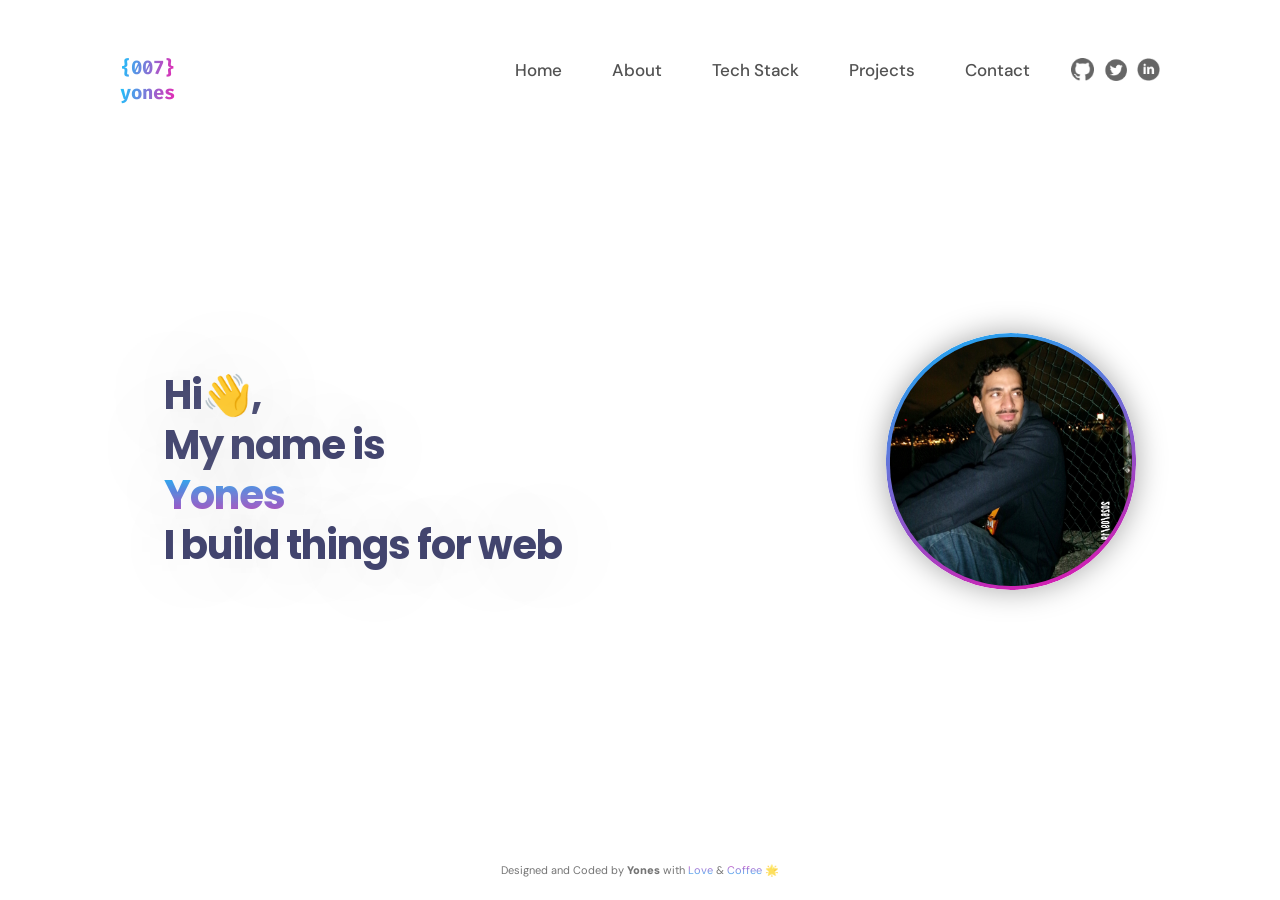
<file: index.html>
<!doctype html>
<html lang="en">
  <head>
    <meta charset="UTF-8" />
    <meta name="viewport" content="width=device-width, initial-scale=1.0" />
    <link rel="stylesheet" href="./css/base.css" />
    <title>Home</title>
    <link rel="icon" type="image/x-icon" href="././assets/logo-icon.ico" />
  </head>
  <body>
    <header class="navbar">
      <nav class="menu-top">
        <ul class="logo">
          <li>
            <a class="logo-top" href="./index.html">{007}</a>
          </li>
          <li>
            <a class="logo-btm" href="./index.html">yones</a>
          </li>
        </ul>

        <input
          type="image"
          src="./assets/hamburger.svg"
          class="hamburger"
          alt="menu-icon"
        />
      </nav>

      <nav class="menu-mid">
        <a href="./index.html" class="links">Home </a>
        <a href="./pages/about.html" class="links">About</a>

        <a href="./pages/techstack.html" class="links">Tech Stack</a>

        <a href="./pages/projects.html" class="links">Projects</a>

        <a href="./pages/contact.html" class="links">Contact</a>
      </nav>

      <nav class="menu-btm">
        <a
          href="https://github.com/yoneshussain"
          target="_blank"
          class="socialicons"
          ><img
            src="./assets/githubicon.png"
            style="height: 23px"
            alt="GitHub Profile"
            class="socials"
        /></a>

        <a href="https://x.com/login" target="_blank" class="socialicons"
          ><img
            src="./assets/twittericon.png"
            style="height: 23px"
            alt="Twitter Profile"
            class="socials"
        /></a>

        <a
          href="https://linkedin.com/in/yones-hussain-b9a265192"
          target="_blank"
          class="socialicons"
          ><img
            src="./assets/linkedinicon.png"
            style="height: 23px"
            alt="LinkedIn Profile"
            class="socials"
        /></a>
      </nav>
    </header>

    <main class="home-info">
      <ul class="home-text">
        <li class="main-text">Hi👋,</li>
        <li class="main-text">My name is</li>
        <li class="main-text text-name">Yones</li>
        <li class="main-text">I build things for web</li>
      </ul>

      <img
        src="./assets/yones-portrait.jpeg"
        class="portrait"
        alt="portrait of yones"
      />
    </main>

    <footer class="footer">
      <p>
        Designed and Coded by <span class="footer-name">Yones</span> with
        <span class="footer-grad">Love</span> &
        <span class="footer-grad"> Coffee</span> 🌟
      </p>
    </footer>
  </body>
</html>
</file>
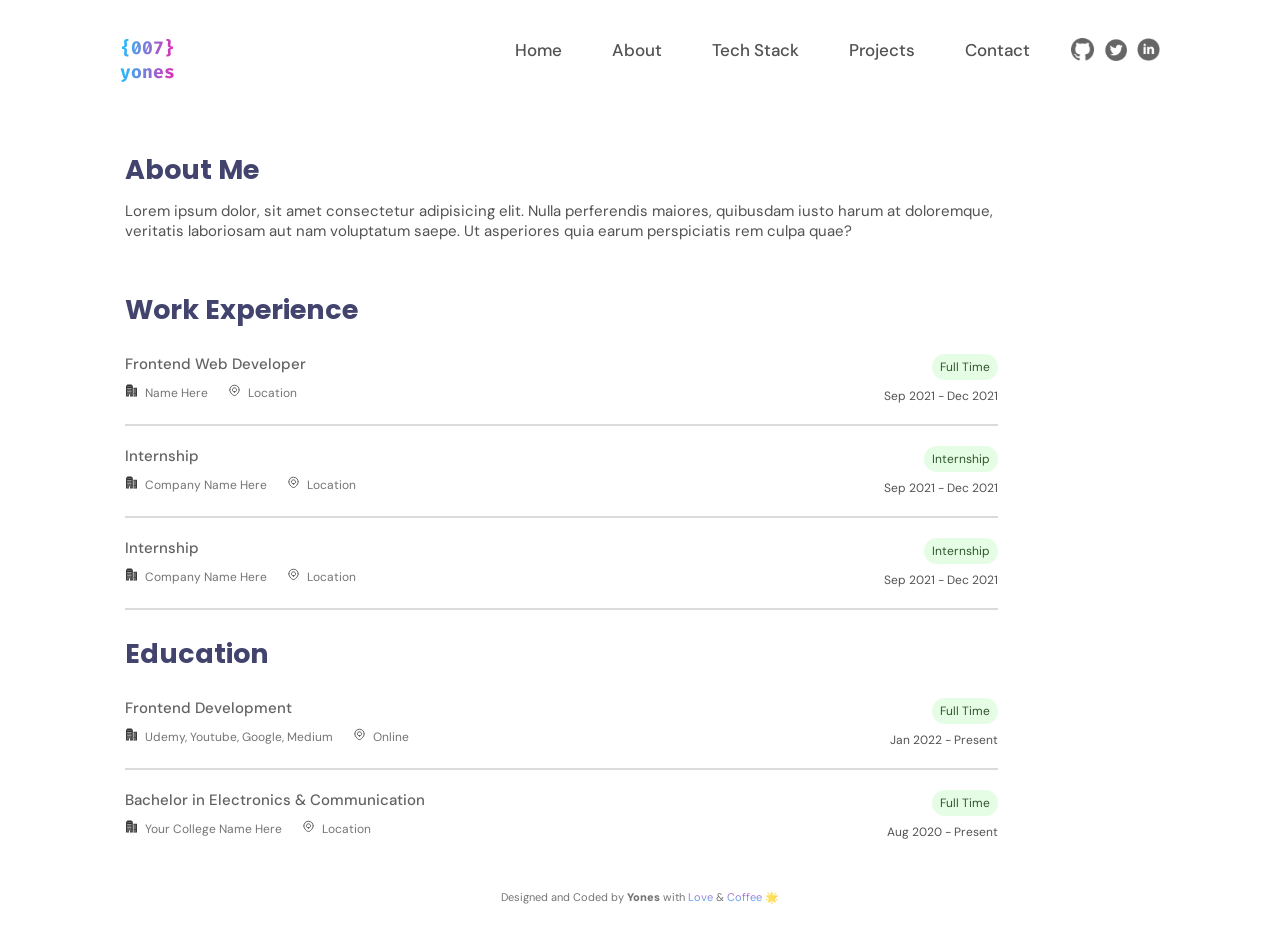
<file: pages/about.html>
<!doctype html>
<html lang="en">
  <head>
    <meta charset="UTF-8" />
    <meta name="viewport" content="width=device-width, initial-scale=1.0" />
    <link rel="stylesheet" href="./../css/base.css" />
    <link rel="stylesheet" href="./../css/about.css" />
    <title>About</title>
    <link rel="icon" type="image/x-icon" href="./../assets/logo-icon.ico" />
  </head>
  <body>
    <header class="navbar">
      <nav class="menu-top">
        <ul class="logo">
          <li>
            <a class="logo-top" href="./../index.html">{007}</a>
          </li>
          <li>
            <a class="logo-btm" href="./../index.html">yones</a>
          </li>
        </ul>

        <input
          type="image"
          src="./../assets/hamburger.svg"
          class="hamburger"
          alt="menu-icon"
        />
      </nav>

      <nav class="menu-mid">
        <a href="./../index.html" class="links">Home </a>
        <a href="./../pages/about.html" class="links">About</a>

        <a href="./../pages/techstack.html" class="links">Tech Stack</a>

        <a href="./../pages/projects.html" class="links">Projects</a>

        <a href="./../pages/contact.html" class="links">Contact</a>
      </nav>

      <nav class="menu-btm">
        <a
          href="https://github.com/yoneshussain"
          target="_blank"
          class="socialicons"
          ><img
            src="./../assets/githubicon.png"
            style="height: 23px"
            alt="GitHub Profile"
            class="socials"
        /></a>

        <a href="https://x.com/login" target="_blank" class="socialicons"
          ><img
            src="./../assets/twittericon.png"
            style="height: 23px"
            alt="Twitter Profile"
            class="socials"
        /></a>

        <a
          href="https://linkedin.com/in/yones-hussain-b9a265192"
          target="_blank"
          class="socialicons"
          ><img
            src="./../assets/linkedinicon.png"
            style="height: 23px"
            alt="LinkedIn Profile"
            class="socials"
        /></a>
      </nav>
    </header>

    <section class="aboutme">
      <h1 class="aboutme-h">About Me</h1>
      <p class="aboutme-text">
        Lorem ipsum dolor, sit amet consectetur adipisicing elit. Nulla
        perferendis maiores, quibusdam iusto harum at doloremque, veritatis
        laboriosam aut nam voluptatum saepe. Ut asperiores quia earum
        perspiciatis rem culpa quae?
      </p>
    </section>
    <section class="workexp">
      <h1 class="workexp-heading">Work Experience</h1>
      <ul class="workexp-list">
        <li class="workexp-container">
          <div class="workexp-left">
            <h2 class="workexp-title">Frontend Web Developer</h2>
            <div class="workexp-info">
              <p class="icon-text">
                <img
                  src="./../assets/company-icon.svg"
                  alt="company icon"
                  class="workexp-icon workexp1-comp"
                />Name Here
              </p>
              <p class="icon-text icon-loc">
                <img
                  alt="pin icon"
                  src="./../assets/pin-icon.svg"
                  class="workexp-icon workexp-loc"
                />Location
              </p>
            </div>
          </div>

          <div class="workexp-right">
            <p class="tag-workexp">Full Time</p>
            <p class="date-workexp">Sep 2021 - Dec 2021</p>
          </div>
        </li>

        <li class="workexp-container">
          <div class="workexp-left">
            <h2 class="workexp-title">Internship</h2>
            <div class="workexp-info">
              <p class="icon-text">
                <img
                  src="./../assets/company-icon.svg"
                  alt="company icon"
                  class="workexp-icon workexp2-comp"
                />Company Name Here
              </p>
              <p class="icon-text icon-loc">
                <img
                  alt="pin icon"
                  src="./../assets/pin-icon.svg"
                  class="workexp-icon workexp-loc"
                />Location
              </p>
            </div>
          </div>

          <div class="workexp-right">
            <p class="tag-workexp">Internship</p>
            <p class="date-workexp">Sep 2021 - Dec 2021</p>
          </div>
        </li>

        <li class="workexp-container">
          <div class="workexp-left">
            <h2 class="workexp-title">Internship</h2>
            <div class="workexp-info">
              <p class="icon-text">
                <img
                  src="./../assets/company-icon.svg"
                  alt="company icon"
                  class="workexp-icon workexp3-comp"
                />Company Name Here
              </p>
              <p class="icon-text icon-loc">
                <img
                  alt="pin icon"
                  src="./../assets/pin-icon.svg"
                  class="workexp-icon workexp-loc"
                />Location
              </p>
            </div>
          </div>

          <div class="workexp-right">
            <p class="tag-workexp">Internship</p>
            <p class="date-workexp">Sep 2021 - Dec 2021</p>
          </div>
        </li>
      </ul>
    </section>

    <section class="edu">
      <h1 class="edu-heading">Education</h1>
      <ul class="edu-list">
        <li class="edu-container">
          <div class="edu-left">
            <h2 class="edu-title">Frontend Development</h2>
            <div class="edu-info">
              <p class="icon-text">
                <img
                  src="./../assets/company-icon.svg"
                  alt="company icon"
                  class="edu-icon edu-comp"
                />Udemy, Youtube, Google, Medium
              </p>
              <p class="icon-text">
                <img
                  alt="pin icon"
                  src="./../assets/pin-icon.svg"
                  class="edu-icon edu-loc"
                />Online
              </p>
            </div>
          </div>

          <div class="edu-right">
            <p class="tag-edu">Full Time</p>
            <p class="date-edu">Jan 2022 - Present</p>
          </div>
        </li>

        <li class="edu-container2">
          <div class="edu-left">
            <h2 class="edu-title">Bachelor in Electronics & Communication</h2>
            <div class="edu-info">
              <p class="icon-text">
                <img
                  src="./../assets/company-icon.svg"
                  alt="company icon"
                  class="edu-icon edu-comp"
                />Your College Name Here
              </p>
              <p class="icon-text">
                <img
                  alt="pin icon"
                  src="./../assets/pin-icon.svg"
                  class="edu-icon edu-loc"
                />Location
              </p>
            </div>
          </div>

          <div class="edu-right">
            <p class="tag-edu">Full Time</p>
            <p class="date-edu">Aug 2020 - Present</p>
          </div>
        </li>
      </ul>
    </section>

    <footer class="footer">
      <p>
        Designed and Coded by <span class="footer-name">Yones</span> with
        <span class="footer-grad">Love</span> &
        <span class="footer-grad"> Coffee</span> 🌟
      </p>
    </footer>
  </body>
</html>
</file>
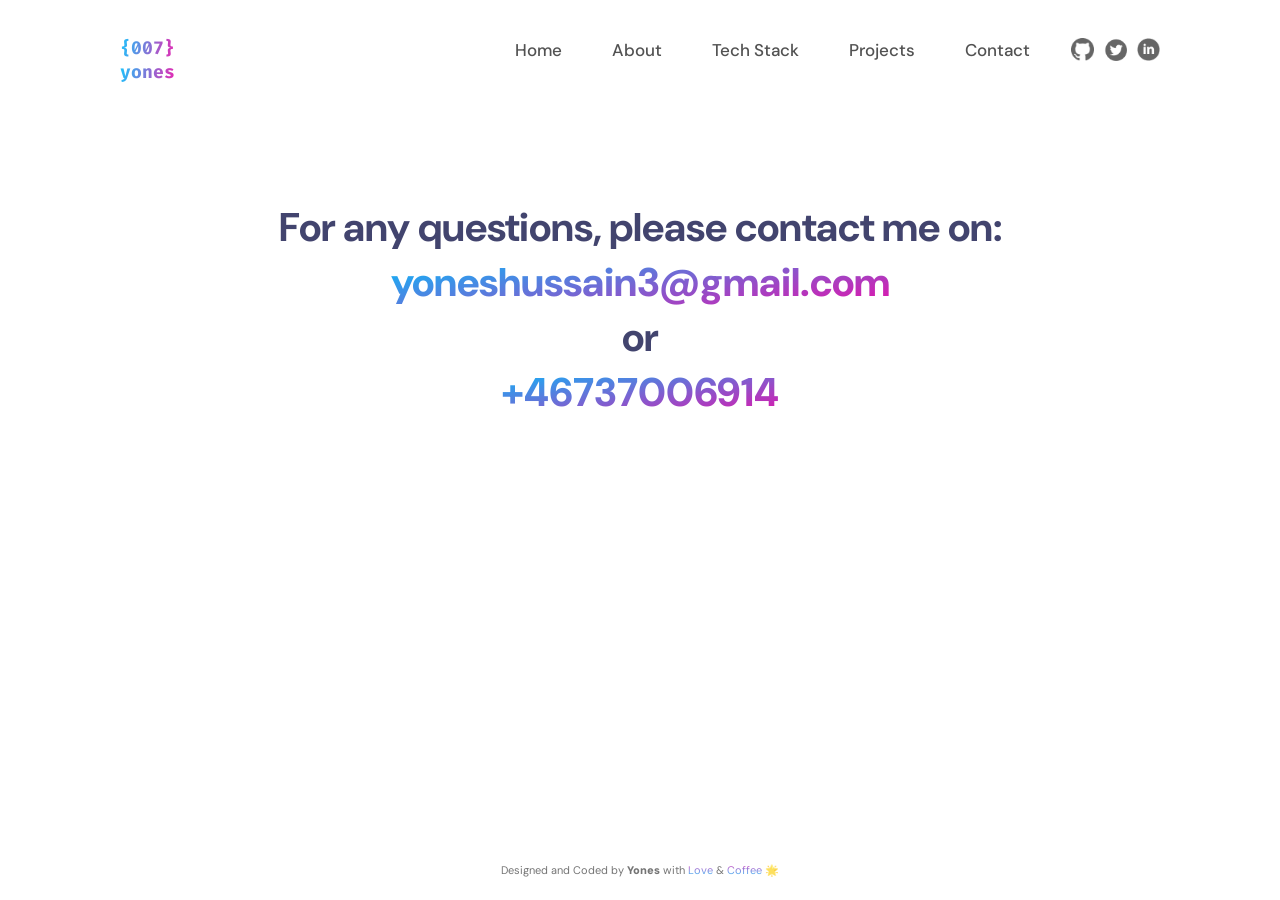
<file: pages/contact.html>
<!doctype html>
<html lang="en">
  <head>
    <meta charset="UTF-8" />
    <meta name="viewport" content="width=device-width, initial-scale=1.0" />
    <link rel="stylesheet" href="./../css/base.css" />
    <link rel="stylesheet" href="./../css/contact.css" />
    <title>Contact</title>
    <link rel="icon" type="image/x-icon" href="./../assets/logo-icon.ico" />
  </head>
  <body>
    <header class="navbar">
      <nav class="menu-top">
        <ul class="logo">
          <li>
            <a class="logo-top" href="./../index.html">{007}</a>
          </li>
          <li>
            <a class="logo-btm" href="./../index.html">yones</a>
          </li>
        </ul>

        <input
          type="image"
          src="./../assets/hamburger.svg"
          class="hamburger"
          alt="menu-icon"
        />
      </nav>

      <nav class="menu-mid">
        <a href="./../index.html" class="links">Home </a>
        <a href="./../pages/about.html" class="links">About</a>

        <a href="./../pages/techstack.html" class="links">Tech Stack</a>

        <a href="./../pages/projects.html" class="links">Projects</a>

        <a href="./../pages/contact.html" class="links">Contact</a>
      </nav>

      <nav class="menu-btm">
        <a
          href="https://github.com/yoneshussain"
          target="_blank"
          class="socialicons"
          ><img
            src="./../assets/githubicon.png"
            style="height: 23px"
            alt="GitHub Profile"
            class="socials"
        /></a>

        <a href="https://x.com/login" target="_blank" class="socialicons"
          ><img
            src="./../assets/twittericon.png"
            style="height: 23px"
            alt="Twitter Profile"
            class="socials"
        /></a>

        <a
          href="https://linkedin.com/in/yones-hussain-b9a265192"
          target="_blank"
          class="socialicons"
          ><img
            src="./../assets/linkedinicon.png"
            style="height: 23px"
            alt="LinkedIn Profile"
            class="socials"
        /></a>
      </nav>
    </header>

    <section class="contact">
      <div class="contact-info">
        <h1 class="text">
          <strong>For any questions, please contact me on:</strong><br /><span
            class="gradient-text"
            >yoneshussain3@gmail.com</span
          ><br />or<br /><span class="gradient-text">+46737006914</span>
        </h1>
      </div>
    </section>

    <footer class="footer">
      <p>
        Designed and Coded by <span class="footer-name">Yones</span> with
        <span class="footer-grad">Love</span> &
        <span class="footer-grad"> Coffee</span> 🌟
      </p>
    </footer>
  </body>
</html>
</file>
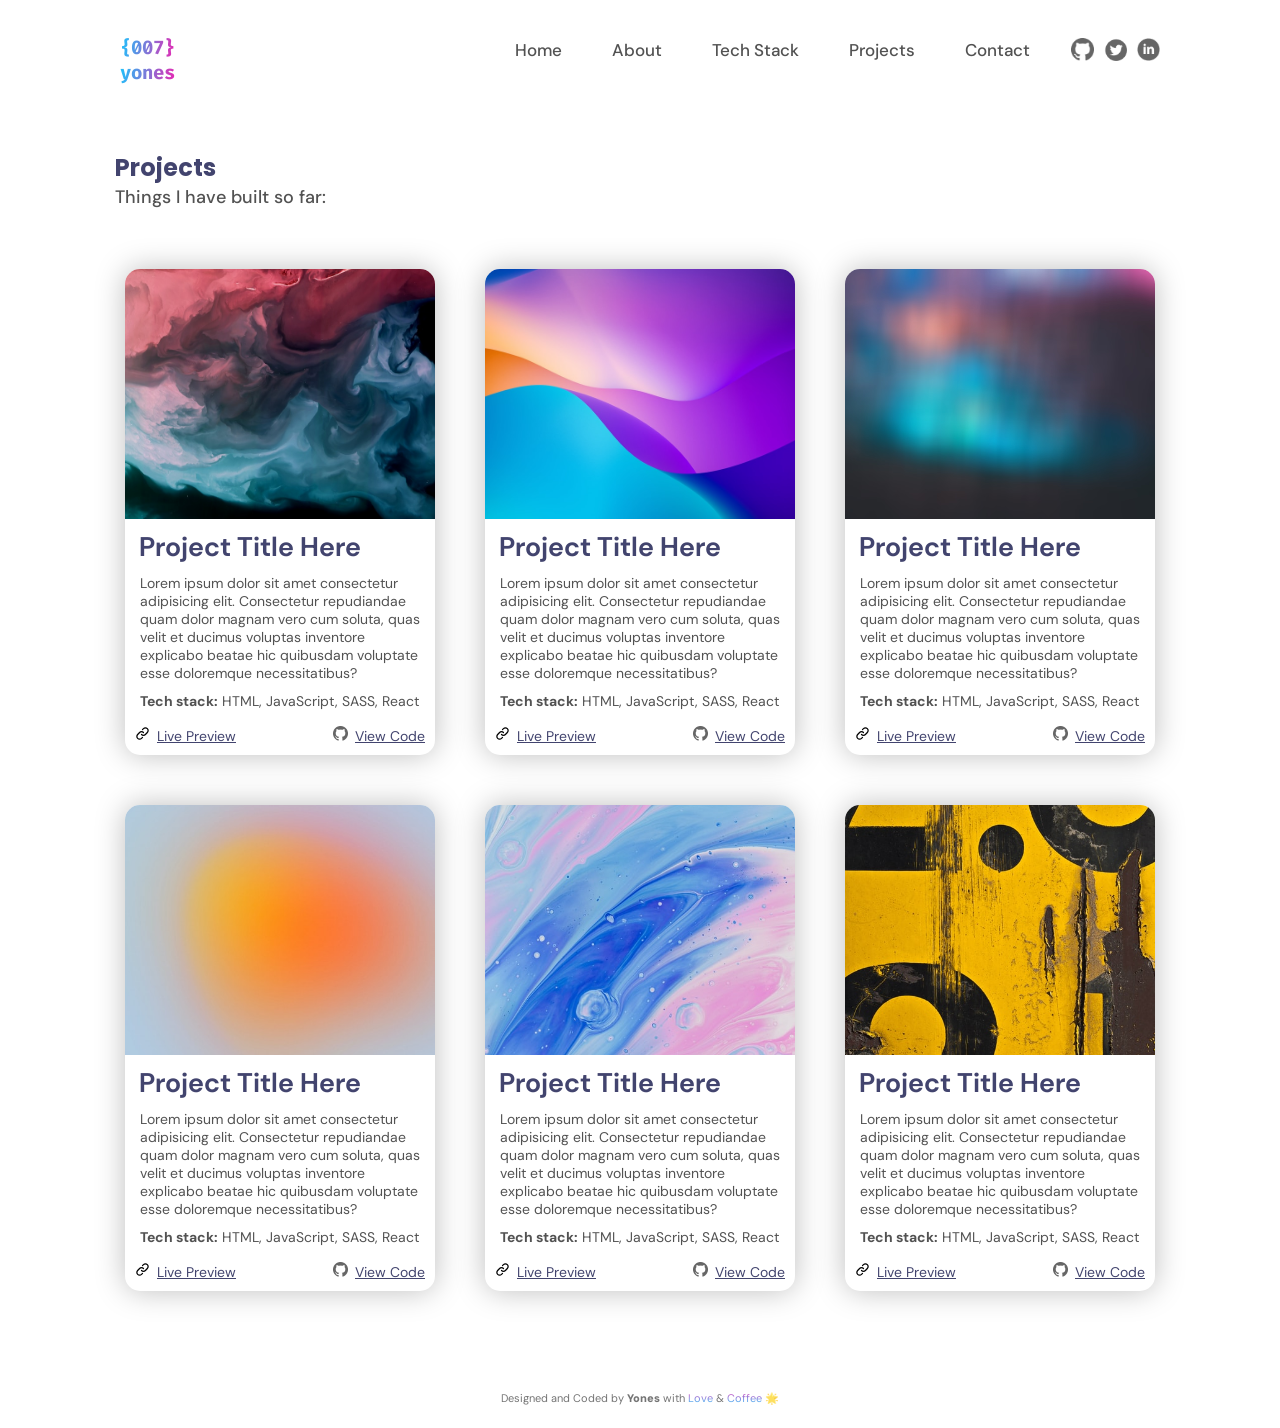
<file: pages/projects.html>
<!doctype html>
<html lang="en">
  <head>
    <meta charset="UTF-8" />
    <meta name="viewport" content="width=device-width, initial-scale=1.0" />
    <link rel="stylesheet" href="./../css/base.css" />
    <link rel="stylesheet" href="./../css/projects.css" />
    <title>Projects</title>
    <link rel="icon" type="image/x-icon" href="./../assets/logo-icon.ico" />
  </head>
  <body>
    <header class="navbar">
      <nav class="menu-top">
        <ul class="logo">
          <li>
            <a class="logo-top" href="./../index.html">{007}</a>
          </li>
          <li>
            <a class="logo-btm" href="./../index.html">yones</a>
          </li>
        </ul>

        <input
          type="image"
          src="./../assets/hamburger.svg"
          class="hamburger"
          alt="menu-icon"
        />
      </nav>

      <nav class="menu-mid">
        <a href="./../index.html" class="links">Home </a>
        <a href="./../pages/about.html" class="links">About</a>

        <a href="./../pages/techstack.html" class="links">Tech Stack</a>

        <a href="./../pages/projects.html" class="links">Projects</a>

        <a href="./../pages/contact.html" class="links">Contact</a>
      </nav>

      <nav class="menu-btm">
        <a
          href="https://github.com/yoneshussain"
          target="_blank"
          class="socialicons"
          ><img
            src="./../assets/githubicon.png"
            style="height: 23px"
            alt="GitHub Profile"
            class="socials"
        /></a>

        <a href="https://x.com/login" target="_blank" class="socialicons"
          ><img
            src="./../assets/twittericon.png"
            style="height: 23px"
            alt="Twitter Profile"
            class="socials"
        /></a>

        <a
          href="https://linkedin.com/in/yones-hussain-b9a265192"
          target="_blank"
          class="socialicons"
          ><img
            src="./../assets/linkedinicon.png"
            style="height: 23px"
            alt="LinkedIn Profile"
            class="socials"
        /></a>
      </nav>
    </header>

    <section class="projects-section">
      <h1 class="title">Projects</h1>
      <h2 class="subtitle">Things I have built so far:</h2>

      <ul class="projects-list">
        <li class="projects">
          <div class="project">
            <img
              class="project-image"
              src="./../assets/project1.jpg"
              alt="project placeholder image"
            />
            <p class="project-title">Project Title Here</p>
            <p class="project-desc">
              Lorem ipsum dolor sit amet consectetur adipisicing elit.
              Consectetur repudiandae quam dolor magnam vero cum soluta, quas
              velit et ducimus voluptas inventore explicabo beatae hic quibusdam
              voluptate esse doloremque necessitatibus?
            </p>
            <p class="project-ts">
              <strong>Tech stack:</strong> HTML, JavaScript, SASS, React
            </p>
            <div class="project-links">
              <a href="#" class="link-text"
                ><img
                  src="./../assets/chain.svg"
                  alt="chain/link image"
                  class="link-img"
                />Live Preview</a
              >
              <a href="#" class="link-text"
                ><img
                  src="./../assets/githubicon.png"
                  alt="github icon"
                  class="link-img"
                />View Code</a
              >
            </div>
          </div>

          <div class="project">
            <img
              class="project-image"
              src="./../assets/project2.jpg"
              alt="project placeholder image"
            />
            <p class="project-title">Project Title Here</p>
            <p class="project-desc">
              Lorem ipsum dolor sit amet consectetur adipisicing elit.
              Consectetur repudiandae quam dolor magnam vero cum soluta, quas
              velit et ducimus voluptas inventore explicabo beatae hic quibusdam
              voluptate esse doloremque necessitatibus?
            </p>
            <p class="project-ts">
              <strong>Tech stack:</strong> HTML, JavaScript, SASS, React
            </p>
            <div class="project-links">
              <a href="#" class="link-text"
                ><img
                  src="./../assets/chain.svg"
                  alt="chain/link image"
                  class="link-img"
                />Live Preview</a
              >
              <a href="#" class="link-text"
                ><img
                  src="./../assets/githubicon.png"
                  alt="github icon"
                  class="link-img"
                />View Code</a
              >
            </div>
          </div>

          <div class="project">
            <img
              class="project-image"
              src="./../assets/project3.jpg"
              alt="project placeholder image"
            />
            <p class="project-title">Project Title Here</p>
            <p class="project-desc">
              Lorem ipsum dolor sit amet consectetur adipisicing elit.
              Consectetur repudiandae quam dolor magnam vero cum soluta, quas
              velit et ducimus voluptas inventore explicabo beatae hic quibusdam
              voluptate esse doloremque necessitatibus?
            </p>
            <p class="project-ts">
              <strong>Tech stack:</strong> HTML, JavaScript, SASS, React
            </p>
            <div class="project-links">
              <a href="#" class="link-text"
                ><img
                  src="./../assets/chain.svg"
                  alt="chain/link image"
                  class="link-img"
                />Live Preview</a
              >
              <a href="#" class="link-text"
                ><img
                  src="./../assets/githubicon.png"
                  alt="github icon"
                  class="link-img"
                />View Code</a
              >
            </div>
          </div>

          <div class="project">
            <img
              class="project-image"
              src="./../assets/project4.jpg"
              alt="project placeholder image"
            />
            <p class="project-title">Project Title Here</p>
            <p class="project-desc">
              Lorem ipsum dolor sit amet consectetur adipisicing elit.
              Consectetur repudiandae quam dolor magnam vero cum soluta, quas
              velit et ducimus voluptas inventore explicabo beatae hic quibusdam
              voluptate esse doloremque necessitatibus?
            </p>
            <p class="project-ts">
              <strong>Tech stack:</strong> HTML, JavaScript, SASS, React
            </p>
            <div class="project-links">
              <a href="#" class="link-text"
                ><img
                  src="./../assets/chain.svg"
                  alt="chain/link image"
                  class="link-img"
                />Live Preview</a
              >
              <a href="#" class="link-text"
                ><img
                  src="./../assets/githubicon.png"
                  alt="github icon"
                  class="link-img"
                />View Code</a
              >
            </div>
          </div>

          <div class="project">
            <img
              class="project-image"
              src="./../assets/project5.jpg"
              alt="project placeholder image"
            />
            <p class="project-title">Project Title Here</p>
            <p class="project-desc">
              Lorem ipsum dolor sit amet consectetur adipisicing elit.
              Consectetur repudiandae quam dolor magnam vero cum soluta, quas
              velit et ducimus voluptas inventore explicabo beatae hic quibusdam
              voluptate esse doloremque necessitatibus?
            </p>
            <p class="project-ts">
              <strong>Tech stack:</strong> HTML, JavaScript, SASS, React
            </p>
            <div class="project-links">
              <a href="#" class="link-text"
                ><img
                  src="./../assets/chain.svg"
                  alt="chain/link image"
                  class="link-img"
                />Live Preview</a
              >
              <a href="#" class="link-text"
                ><img
                  src="./../assets/githubicon.png"
                  alt="github icon"
                  class="link-img"
                />View Code</a
              >
            </div>
          </div>

          <div class="project">
            <img
              class="project-image"
              src="./../assets/project6.jpg"
              alt="project placeholder image"
            />
            <p class="project-title">Project Title Here</p>
            <p class="project-desc">
              Lorem ipsum dolor sit amet consectetur adipisicing elit.
              Consectetur repudiandae quam dolor magnam vero cum soluta, quas
              velit et ducimus voluptas inventore explicabo beatae hic quibusdam
              voluptate esse doloremque necessitatibus?
            </p>
            <p class="project-ts">
              <strong>Tech stack:</strong> HTML, JavaScript, SASS, React
            </p>
            <div class="project-links">
              <a href="#" class="link-text"
                ><img
                  src="./../assets/chain.svg"
                  alt="chain/link image"
                  class="link-img"
                />Live Preview</a
              >
              <a href="#" class="link-text"
                ><img
                  src="./../assets/githubicon.png"
                  alt="github icon"
                  class="link-img"
                />View Code</a
              >
            </div>
          </div>
        </li>
      </ul>
    </section>

    <footer class="footer">
      <p>
        Designed and Coded by <span class="footer-name">Yones</span> with
        <span class="footer-grad">Love</span> &
        <span class="footer-grad"> Coffee</span> 🌟
      </p>
    </footer>
  </body>
</html>
</file>
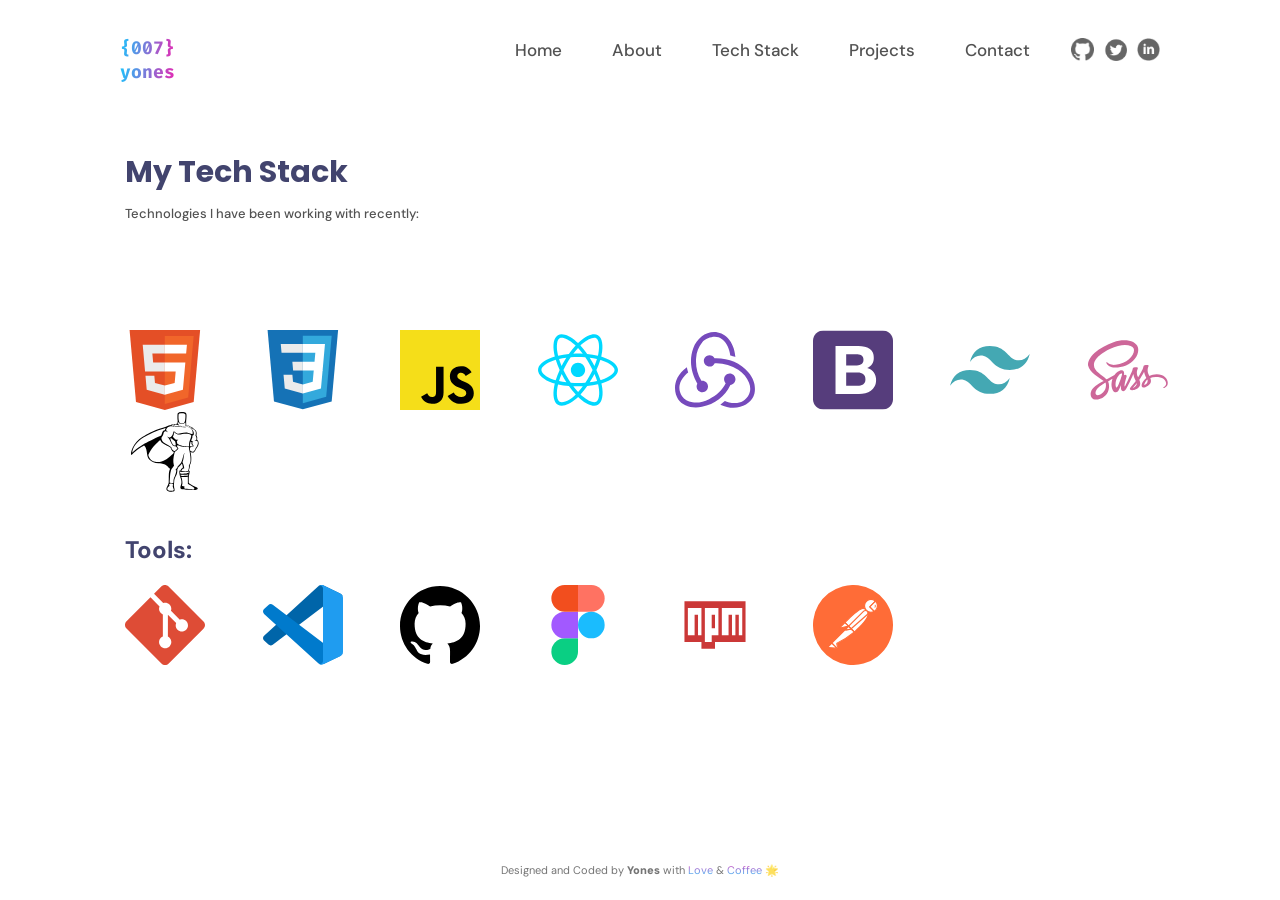
<file: pages/techstack.html>
<!doctype html>
<html lang="en">
  <head>
    <meta charset="UTF-8" />
    <meta name="viewport" content="width=device-width, initial-scale=1.0" />
    <link rel="stylesheet" href="./../css/base.css" />
    <link rel="stylesheet" href="./../css/techstack.css" />
    <title>Tech Stack</title>
    <link rel="icon" type="image/x-icon" href="./../assets/logo-icon.ico" />
  </head>
  <body>
    <header class="navbar">
      <nav class="menu-top">
        <ul class="logo">
          <li>
            <a class="logo-top" href="./../index.html">{007}</a>
          </li>
          <li>
            <a class="logo-btm" href="./../index.html">yones</a>
          </li>
        </ul>

        <input
          type="image"
          src="./../assets/hamburger.svg"
          class="hamburger"
          alt="menu-icon"
        />
      </nav>

      <nav class="menu-mid">
        <a href="./../index.html" class="links">Home </a>
        <a href="./../pages/about.html" class="links">About</a>

        <a href="./../pages/techstack.html" class="links">Tech Stack</a>

        <a href="./../pages/projects.html" class="links">Projects</a>

        <a href="./../pages/contact.html" class="links">Contact</a>
      </nav>

      <nav class="menu-btm">
        <a
          href="https://github.com/yoneshussain"
          target="_blank"
          class="socialicons"
          ><img
            src="./../assets/githubicon.png"
            style="height: 23px"
            alt="GitHub Profile"
            class="socials"
        /></a>

        <a href="https://x.com/login" target="_blank" class="socialicons"
          ><img
            src="./../assets/twittericon.png"
            style="height: 23px"
            alt="Twitter Profile"
            class="socials"
        /></a>

        <a
          href="https://linkedin.com/in/yones-hussain-b9a265192"
          target="_blank"
          class="socialicons"
          ><img
            src="./../assets/linkedinicon.png"
            style="height: 23px"
            alt="LinkedIn Profile"
            class="socials"
        /></a>
      </nav>
    </header>

    <section class="techstack">
      <h1 class="title">My Tech Stack</h1>
      <h2 class="subtitle">Technologies I have been working with recently:</h2>
      <div class="tech-logos">
        <div class="tech-langs">
          <img class="logo" src="./../assets/icons/html.svg" alt="html logo" />
          <img class="logo" src="./../assets/icons/css.svg" alt="html logo" />
          <img
            class="logo"
            src="./../assets/icons/js.svg"
            alt="javascript logo"
          />
          <img
            class="logo"
            src="./../assets/icons/react.svg"
            alt="react logo"
          />
          <img
            class="logo"
            src="./../assets/icons/redux.svg"
            alt="redux logo"
          />
          <img
            class="logo"
            src="./../assets/icons/bootstrap.svg"
            alt="bootstrap logo"
          />
          <img
            class="logo"
            src="./../assets/icons/tailwind.svg"
            alt="tailwind logo"
          />
          <img class="logo" src="./../assets/icons/sass.svg" alt="sass logo" />
          <img
            class="logo"
            src="./../assets/icons/greensock.svg"
            alt="sass logo"
          />
        </div>
        <div class="tech-tools">
          <h3 class="tools-title">Tools:</h3>
          <img class="logo" src="./../assets/icons/git.svg" alt="git logo" />
          <img
            class="logo"
            src="./../assets/icons/vscode.svg"
            alt="vscode logo"
          />
          <img
            class="logo"
            src="./../assets/icons/github.svg"
            alt="github logo"
          />
          <img
            class="logo"
            src="./../assets/icons/figma.svg"
            alt="figma logo"
          />
          <img class="logo" src="./../assets/icons/npm.svg" alt="npm logo" />
          <img
            class="logo"
            src="./../assets/icons/postman.svg"
            alt="postman logo"
          />
        </div>
      </div>
    </section>

    <footer class="footer">
      <p>
        Designed and Coded by <span class="footer-name">Yones</span> with
        <span class="footer-grad">Love</span> &
        <span class="footer-grad"> Coffee</span> 🌟
      </p>
    </footer>
  </body>
</html>
</file>
<file: css/base.css>
:root {
    --black: #42446E;
    --blue: #00C0FD;
    --pink: #E70FAA;
    --gray: #525252;
}

@font-face {
    font-family: FiraCode;
    src: url(../assets/FiraCode-VariableFont_wght.ttf);
}

@font-face {
    font-family: DMSans;
    src: url(../assets/DMSans-VariableFont_opsz\,wght.ttf);
}

@font-face {
    font-family: Poppins;
    src: url(../assets/Poppins-Bold.ttf);
}

@font-face {
    font-family: Poppins-light;
    src: url(../assets/Poppins-Light.ttf);
}

* {
    margin: 0;
    padding: 0;
    box-sizing: border-box;
    list-style-type: none;
    text-decoration: none;
}

html {
    font-size: 62.5%;
}

body {
    display: grid;
    grid-template-columns: 1fr;
    grid-template-rows: 250px auto auto;
    min-height: 100vh;
    width: 100%;
    grid-template-areas:
        "navbar"
        "home-info"
        "footer";
    gap: 20px;
}

/* navigation bar */

.navbar {
    grid-area: navbar;
    display: flex;
    flex-direction: column;
    align-items: center;

}

/* logo */

.menu-top {
    display: flex;
    width: 100%;
    align-items: center;

    & .logo {
        opacity: 0.9;
        padding: 20px 0px 0px 20px;
    }


    & .logo a {
        font-size: 1.9rem;
        font-family: FiraCode;
        font-weight: 700;
        background-image: linear-gradient(280deg, var(--pink), var(--blue));
        background-clip: text;
        color: transparent;
    }

    /* hamburger */

    & .hamburger {
        height: 22px;
        margin-left: auto;
        margin-right: 13px;
        margin-top: 20px;
        filter: brightness(0) saturate(100%) invert(26%) sepia(12%) saturate(1798%) hue-rotate(199deg) brightness(97%) contrast(93%);
        cursor: default;
    }

}

/* Pages */

.menu-mid {
    display: flex;
    flex-direction: column;
    align-items: center;
    gap: 2px;

    & .links {
        font-family: DMSans;
        color: var(--gray);
        font-weight: 600;
        font-size: 1.5rem;
    }
}


/* Socials */

.menu-btm {
    display: flex;
    justify-content: space-evenly;
    align-items: center;
    width: 70%;
    ;
    height: 80%;

    & .socialicons img {
        filter: brightness(0) saturate(100%) invert(36%) sepia(0%) saturate(2759%) hue-rotate(136deg) brightness(100%) contrast(72%);
    }
}


/* Home Information / Main content */

.home-info {
    grid-area: home-info;
    margin: 20px 0px 0px 20px;
    display: flex;
    flex-direction: column;
    justify-content: center;
}

.home-text {
    display: flex;
    flex-direction: column;
    margin-bottom: 20px;
}

.main-text {
    font-size: 2.5rem;
    font-family: Poppins;
    color: var(--black);
    text-shadow: 0px 0px 90px #ccc;
    line-height: 3rem;
}

.text-name {
    background-image: linear-gradient(179deg, var(--blue), var(--pink));
    background-clip: text;
    color: transparent;
}


.portrait {
    width: 50%;
    max-width: 26rem;
    border: 0px double black;
    padding: 0.4rem;
    border-radius: 300px;
    background-image: linear-gradient(160deg, #13B0F5, #E70FAA);
    background-origin: border-box;
    background-clip: padding-box, border-box;
    box-shadow: 0px 0px 30px #a7a7a7;
}


/* FOOTER */

.footer {
    grid-area: footer;
    display: flex;
    justify-content: center;
    margin-top: auto;
    font-size: 1.1rem;
    font-family: DMSans;
    padding-bottom: 23px;
    color: var(--gray);
    opacity: 0.8;

    & .footer-name {
        font-weight: 900;
    }

    & .footer-grad {
        background-image: linear-gradient(180deg, var(--pink), var(--blue));
        background-clip: text;
        color: transparent;
    }
}

/* MEDIA QUERIES */



@media (min-width: 700px) {

    .home-info {
        flex-direction: row;
        align-items: end;
        justify-content: space-evenly;
        padding-bottom: 100px;
    }


    .main-text {
        font-size: 3rem;
        padding-right: 180px;
        letter-spacing: -1px;
        line-height: 4rem;
    }

    .portrait {
        width: 29%;
        height: auto;
        max-width: 25rem;
    }

}



@media (min-width: 1000px) {

    body {
        grid-template-rows: 140px auto auto;
    }

    .navbar {
        flex-direction: row;
        justify-content: space-between;
    }

    .menu-top {
        width: 0%;
        margin-left: 100px;

    }

    .hamburger {
        display: none;
    }

    .menu-mid {

        flex-direction: row;
        margin-left: auto;
        gap: 50px;
        padding-right: 130px;

        & .links {
            font-size: 1.7rem;
            font-weight: 500;
        }
    }

    .menu-btm {
        justify-content: flex-end;
        width: 0;
        gap: 10px;
        margin-right: 120px;
    }

    .main-text {
        font-size: 4rem;
        line-height: 5rem;
    }
}
</file>
<file: css/about.css>
:root {
    --black: #42446E;
    --blue: #00C0FD;
    --pink: #E70FAA;
    --gray: #525252;
}

@font-face {
    font-family: FiraCode;
    src: url(../assets/FiraCode-VariableFont_wght.ttf);
}

@font-face {
    font-family: DMSans;
    src: url(../assets/DMSans-VariableFont_opsz\,wght.ttf);
}

@font-face {
    font-family: Poppins;
    src: url(../assets/Poppins-Bold.ttf);
}

@font-face {
    font-family: Poppins-light;
    src: url(../assets/Poppins-Light.ttf);
}

* {
    margin: 0;
    padding: 0;
    box-sizing: border-box;
    list-style-type: none;
    text-decoration: none;

    & img {
        height: 25px;
    }
}

html {
    font-size: 62.5%;
}

body {
    display: grid;
    grid-template-columns: 1fr;
    grid-template-rows: 89px auto auto auto auto;
    min-height: 100vh;
    grid-template-areas:
        "navbar"
        "aboutme"
        "workexp"
        "edu"
        "footer";

    gap: 0px
}

/* navigation bar */

.navbar {
    grid-area: navbar;
    display: flex;
    flex-direction: column;
    align-items: center;

}

/* logo */

.menu-top {
    display: flex;
    width: 100%;
    align-items: center;

    & .logo {
        opacity: 0.9;
        padding: 20px 0px 0px 20px;
    }

    & .logo a {
        font-size: 1.8rem;
        font-family: FiraCode;
        font-weight: 700;
        background-image: linear-gradient(280deg, var(--pink), var(--blue));
        background-clip: text;
        color: transparent;
    }

    /* hamburger */

    & .hamburger {
        height: 22px;
        margin-left: auto;
        margin-right: 13px;
        margin-top: 20px;
    }

}

/* PAGE CONTENT */
/* ABOUT ME */

.aboutme {
    grid-area: aboutme;
    display: flex;
    flex-direction: column;
    margin: 0px 20px;
    justify-content: center;
    height: 100%;
    gap: 11px;

    & .aboutme-h {
        font-family: Poppins;
        font-size: 1.7rem;
        color: var(--black);
    }

    & .aboutme-text {
        font-size: 1.2rem;
        color: var(--gray);
        font-family: DMSans;
    }
}

/* WORK EXPERIENCE */

.workexp {
    grid-area: workexp;
    margin: 30px 20px;

    & .workexp-list {
        display: flex;
        flex-direction: column;
        justify-content: center;
        height: 83%;
    }

    & .workexp-container {
        display: flex;
        justify-content: space-between;
        border-bottom: 2px solid rgba(184, 184, 184, 0.5);
        padding: 20px 0px;
    }

    & .workexp-heading {
        font-size: 1.7rem;
        font-family: Poppins;
        color: var(--black);
        padding-bottom: 8px;
    }

    & .workexp-title {
        font-family: DMSans;
        font-size: 1.5rem;
        font-weight: 500;
        color: var(--gray);
        padding-bottom: 10px;
        opacity: 0.9;
    }

    & .workexp-icon {
        height: 1.3rem;
        padding-right: 7px;
    }

    & .icon-text {
        font-size: 1.2rem;
        color: var(--gray);
        font-family: DMSans;
        opacity: 0.8;
    }

    & .workexp-right {
        width: 32%;
        display: flex;
        flex-direction: column;
    }

    & .tag-workexp {
        font-size: 1.2rem;
        font-family: DMSans;
        align-self: flex-end;
        text-align: center;
        background-color: #E5FDE4;
        color: #305530;
        border-radius: 16px;
        padding: 5px 8px;
    }

    & .date-workexp {
        font-size: 1.2rem;
        font-family: DMSans;
        padding-top: 8px;
        color: var(--gray);
        align-self: flex-end;
        white-space: nowrap;
    }

}

/* EDUCATION */

.edu {
    grid-area: edu;
    margin: 0px 20px;

    & .edu-list {
        display: flex;
        flex-direction: column;
        justify-content: center;
        height: 73%;
    }

    & .edu-container {
        margin-top: 10px;
        display: flex;
        justify-content: space-between;
        border-bottom: 2px solid rgba(184, 184, 184, 0.5);
        padding: 20px 0px;
    }

    & .edu-container2 {
        display: flex;
        justify-content: space-between;
        padding: 20px 0px;
    }

    & .edu-heading {
        font-size: 1.7rem;
        font-family: Poppins;
        color: var(--black);
        padding-bottom: 4px;
    }

    & .edu-title {
        font-family: DMSans;
        font-size: 1.5rem;
        font-weight: 500;
        color: var(--gray);
        padding-bottom: 10px;
        opacity: 0.9;
    }

    & .edu-icon {
        height: 1.3rem;
        padding-right: 7px;
    }

    & .icon-text {
        font-size: 1.2rem;
        color: var(--gray);
        font-family: DMSans;
        opacity: 0.8;
    }

    & .edu-right {
        width: 32%;
        display: flex;
        flex-direction: column;
    }

    & .tag-edu {
        font-size: 1.2rem;
        font-family: DMSans;
        align-self: flex-end;
        text-align: center;
        background-color: #E5FDE4;
        color: #305530;
        border-radius: 16px;
        padding: 5px 8px;
    }

    & .date-edu {
        font-size: 1.2rem;
        font-family: DMSans;
        padding-top: 8px;
        color: var(--gray);
        align-self: flex-end;
        white-space: nowrap;
    }

}



/* FOOTER */

.footer {
    grid-area: footer;
    display: flex;
    justify-content: center;
    margin-top: auto;
    font-size: 1.1rem;
    font-family: DMSans;
    padding-bottom: 23px;
    color: var(--gray);
    opacity: 0.8;

    & .footer-name {
        font-weight: 900;
    }

    & .footer-grad {
        background-image: linear-gradient(180deg, var(--pink), var(--blue));
        background-clip: text;
        color: transparent;
    }
}


/* MEDIA QUERIES */


@media (max-width: 310px) {

    .workexp {
        & .date-workexp {
            white-space: normal;
        }
    }

    .edu {
        & .date-edu {
            white-space: normal;
        }

    }
}

@media (max-width: 1000px) {

    .menu-mid {
        display: none;
    }

    .menu-btm {
        display: none;
    }


}

@media (min-width: 1000px) {

    body {
        grid-template-columns: 125px 1fr 1fr 1.1fr 1fr;
        grid-template-rows: 100px 150px auto auto auto;
        row-gap: 20px;
    }

    .navbar {
        flex-direction: row;
        justify-content: space-between;
        grid-column: 1/-1;
    }

    .menu-top {
        width: 0%;
        margin-left: 100px;
    }

    .hamburger {
        display: none;
    }

    .menu-mid {

        flex-direction: row;
        margin-left: auto;
        gap: 50px;
        padding-right: 130px;

        & .links {
            font-size: 1.7rem;
            font-weight: 500;
        }
    }

    .menu-btm {
        justify-content: flex-end;
        width: 0;
        gap: 10px;
        margin-right: 120px;
    }

    .aboutme {
        grid-column: 2 / 5;
        margin: 0;

        & .aboutme-h {
            font-size: 2.7rem;
        }

        & .aboutme-text {
            font-size: 1.5rem;
        }
    }

    .workexp {
        grid-column: 2/5;

        margin: 0;

        & .workexp-heading {
            font-size: 2.7rem;
        }

        & .workexp-info {
            display: flex;
            flex-direction: row;
            gap: 20px;
            align-content: center;
        }
    }

    .edu {
        grid-column: 2/5;

        margin: 0;

        & .edu-heading {
            font-size: 2.7rem;
        }

        & .edu-info {
            display: flex;
            flex-direction: row;
            gap: 20px;
            align-content: center;
        }
    }

    .footer {
        grid-column: 1 / -1;
    }

}
</file>
<file: css/contact.css>
:root {
    --black: #42446E;
    --blue: #00C0FD;
    --pink: #E70FAA;
    --gray: #525252;
}

@font-face {
    font-family: FiraCode;
    src: url(../assets/FiraCode-VariableFont_wght.ttf);
}

@font-face {
    font-family: DMSans;
    src: url(../assets/DMSans-VariableFont_opsz\,wght.ttf);
}

@font-face {
    font-family: Poppins;
    src: url(../assets/Poppins-Bold.ttf);
}

@font-face {
    font-family: Poppins-light;
    src: url(../assets/Poppins-Light.ttf);
}

* {
    margin: 0;
    padding: 0;
    box-sizing: border-box;
    list-style-type: none;
    text-decoration: none;

    & img {
        height: 25px;
    }
}

html {
    font-size: 62.5%;
}

body {
    display: grid;
    grid-template-columns: 1fr;
    grid-template-rows: auto 1fr auto;
    min-height: 100vh;
    grid-template-areas:
        "navbar"
        "contact"
        "footer";

    gap: 0px
}

/* navigation bar */

.navbar {
    grid-area: navbar;
    display: flex;
    flex-direction: column;
    align-items: center;

}

/* logo */

.menu-top {
    display: flex;
    width: 100%;
    align-items: center;

    & .logo a {
        font-size: 1.8rem;
        font-family: FiraCode;
        font-weight: 700;
        background-image: linear-gradient(280deg, var(--pink), var(--blue));
        background-clip: text;
        color: transparent;
    }

    /* hamburger */

    & .hamburger {
        height: 22px;
        margin-left: auto;
        margin-right: 13px;
        margin-top: 20px;
    }

}

/* PAGE CONTENT */
/* CONTACT */

.contact {
    grid-area: contact;
    display: flex;
    justify-content: center;
    text-align: center;
    margin-top: 10rem;

    & .text {
        font-size: 2rem;
        font-family: DMsans;
        color: var(--black);
        line-height: 3rem;
    }

    & .gradient-text {
        background-image: linear-gradient(350deg, var(--pink), var(--blue));
        background-clip: text;
        color: transparent;
        font-weight: 800;
    }
}


/* FOOTER */

.footer {
    grid-area: footer;
    display: flex;
    justify-content: center;
    margin-top: auto;
    font-size: 1.1rem;
    font-family: DMSans;
    padding-bottom: 23px;
    color: var(--gray);
    opacity: 0.8;

    & .footer-name {
        font-weight: 900;
    }

    & .footer-grad {
        background-image: linear-gradient(180deg, var(--pink), var(--blue));
        background-clip: text;
        color: transparent;
    }
}


/* MEDIA QUERIES */


@media (max-width: 1000px) {

    .menu-mid {
        display: none;
    }

    .menu-btm {
        display: none;
    }


}

@media (min-width: 1000px) {

    body {
        grid-template-columns: 125px 1fr 1fr;
        grid-template-rows: 100px 1fr auto;
        gap: 0px;
    }

    .navbar {
        flex-direction: row;
        justify-content: space-between;
        grid-column: 1/-1;
    }

    .menu-top {
        width: 0%;
        margin-left: 100px;
    }

    .hamburger {
        display: none;
    }

    .menu-mid {

        flex-direction: row;
        margin-left: auto;
        gap: 50px;
        padding-right: 130px;

        & .links {
            font-size: 1.7rem;
            font-weight: 500;
        }
    }

    .menu-btm {
        justify-content: flex-end;
        width: 0;
        gap: 10px;
        margin-right: 120px;
    }

    .contact {
        grid-column: 1/-1;

        & .text {
            font-size: 4rem;
            line-height: 5.5rem;
        }
    }

    .footer {
        grid-column: 1 / -1;
    }

}
</file>
<file: css/projects.css>
:root {
    --black: #42446E;
    --blue: #00C0FD;
    --pink: #E70FAA;
    --gray: #525252;
}

@font-face {
    font-family: FiraCode;
    src: url(../assets/FiraCode-VariableFont_wght.ttf);
}

@font-face {
    font-family: DMSans;
    src: url(../assets/DMSans-VariableFont_opsz\,wght.ttf);
}

@font-face {
    font-family: Poppins;
    src: url(../assets/Poppins-Bold.ttf);
}

@font-face {
    font-family: Poppins-light;
    src: url(../assets/Poppins-Light.ttf);
}

* {
    margin: 0;
    padding: 0;
    box-sizing: border-box;
    list-style-type: none;
    text-decoration: none;
}

html {
    font-size: 62.5%;
}

body {
    display: grid;
    grid-template-columns: 1fr;
    grid-template-rows: 8.9rem 98% 1.5%;

    grid-template-areas:
        "navbar"
        "projects-section"
        "footer";

    gap: 0px
}

/* navigation bar */

.navbar {
    grid-area: navbar;
    display: flex;
    flex-direction: column;
    align-items: center;

}

/* logo */

.menu-top {
    display: flex;
    width: 100%;
    align-items: center;

    & .logo a {
        font-family: FiraCode;
        font-size: 1.9rem;
        font-weight: 700;
        background-image: linear-gradient(280deg, var(--pink), var(--blue));
        background-clip: text;
        color: transparent;
    }

    /* hamburger */

    & .hamburger {
        height: 22px;
        margin-left: auto;
        margin-right: 13px;
        margin-top: 20px;
    }

}

/* PAGE CONTENT */
/* PROJECTS */

.projects-section {
    grid-area: projects-section;
    display: flex;
    flex-direction: column;
    margin: 0px 20px;

    & .title {
        font-size: 2.4rem;
        color: var(--black);
        font-family: Poppins;
    }

    & .subtitle {
        font-size: 1.8rem;
        font-family: DMsans;
        color: var(--gray);
        font-weight: 500;
        margin-bottom: 30px;
    }

    & .projects {
        display: flex;
        flex-direction: column;
        gap: 50px;
        justify-content: center;
    }

    & .projects-list {
        height: 100%;
    }

    & .project {
        display: flex;
        flex-direction: column;
        justify-content: center;
        box-shadow: 0px 0px 30px #bebebe;
        border-radius: 15px;
    }

    & .project-image {
        height: 25rem;
        border-top-left-radius: 15px;
        border-top-right-radius: 15px;
        object-fit: cover;
    }

    & .project-title {
        padding: 10px 14px;
        font-family: DMSans;
        font-size: 1.9rem;
        font-weight: 650;
        color: var(--black);
    }

    & .project-desc {
        padding: 0px 15px 10px;
        font-family: DMsans;
        color: var(--gray);
        font-size: 1.4rem;
    }

    & .project-ts {
        padding: 0px 15px 10px;
        font-family: DMsans;
        color: var(--gray);
        font-size: 1.4rem;
    }

    & .project-links {
        display: flex;
        align-items: center;
        padding: 0px 10px 10px;
        justify-content: space-between;
    }

    & .link-img {
        height: 1.5rem;
        padding-right: 7px;
    }

    & .link-text {
        padding-top: 6px;
        font-size: 1.4rem;
        text-decoration: underline;
        color: var(--black);
        font-family: DMsans;
    }
}

/* FOOTER */

.footer {
    grid-area: footer;
    display: flex;
    justify-content: center;

    font-size: 1.1rem;
    font-family: DMSans;
    color: var(--gray);
    opacity: 0.8;

    & .footer-name {
        font-weight: 900;
    }

    & .footer-grad {
        background-image: linear-gradient(180deg, var(--pink), var(--blue));
        background-clip: text;
        color: transparent;
    }
}


/* MEDIA QUERIES */


@media (max-width: 1000px) {

    .menu-mid {
        display: none;
    }

    .menu-btm {
        display: none;
    }

}

@media (min-width: 1000px) {

    body {
        grid-template-columns: 0.65fr 5fr 1fr;
        grid-template-rows: 10rem 95% 5%;
        gap: 0px;
    }

    .navbar {
        flex-direction: row;
        justify-content: space-between;
        grid-column: 1/-1;
    }

    .menu-top {
        width: 0%;
        margin-left: 100px;
    }

    .hamburger {
        display: none;
    }

    .menu-mid {

        flex-direction: row;
        margin-left: auto;
        gap: 50px;
        padding-right: 130px;

        & .links {
            font-size: 1.7rem;
            font-weight: 500;
        }
    }

    .menu-btm {
        justify-content: flex-end;
        width: 0;
        gap: 10px;
        margin-right: 120px;
    }

    .projects-section {
        grid-column: 1 / -1;
        grid-row: 2 / 3;

        & .title {
            margin-top: 50px;
            margin-left: 95px;
        }

        & .subtitle {
            margin-left: 95px;
        }


        & .projects-list {
            margin-top: 30px;
            display: flex;
            flex-direction: row;
            flex-wrap: wrap;
        }

        & .projects {
            flex-direction: row;
            height: 80%;
            flex-wrap: wrap;
        }

        & .project {
            width: 25%;
        }

        & .project-title {
            font-size: 2.7rem;
        }

    }

    .footer {
        grid-column: 1 / -1;
        grid-row: 3 / 4;
    }

}
</file>
<file: css/techstack.css>
:root {
    --black: #42446E;
    --blue: #00C0FD;
    --pink: #E70FAA;
    --gray: #525252;
}

@font-face {
    font-family: FiraCode;
    src: url(../assets/FiraCode-VariableFont_wght.ttf);
}

@font-face {
    font-family: DMSans;
    src: url(../assets/DMSans-VariableFont_opsz\,wght.ttf);
}

@font-face {
    font-family: Poppins;
    src: url(../assets/Poppins-Bold.ttf);
}

@font-face {
    font-family: Poppins-light;
    src: url(../assets/Poppins-Light.ttf);
}

* {
    margin: 0;
    padding: 0;
    box-sizing: border-box;
    list-style-type: none;
    text-decoration: none;

}

html {
    font-size: 62.5%;
}

body {
    display: grid;
    grid-template-columns: 1fr;
    grid-template-rows: 85px auto 70px;
    min-height: 100vh;
    grid-template-areas:
        "navbar"
        "techstack"
        "footer";

    gap: 0px
}

/* navigation bar */

.navbar {
    grid-area: navbar;
    display: flex;
    flex-direction: column;
    align-items: center;

}

/* logo */

.menu-top {
    display: flex;
    width: 100%;
    align-items: center;

    & .logo a {
        font-size: 1.8rem;
        font-family: FiraCode;
        font-weight: 700;
        background-image: linear-gradient(280deg, var(--pink), var(--blue));
        background-clip: text;
        color: transparent;
    }

    /* hamburger */

    & .hamburger {
        height: 2.2rem;
        margin-left: auto;
        margin-right: 13px;
        margin-top: 20px;
    }

}

/* PAGE CONTENT */
/* TECH STACK */

.techstack {
    grid-area: techstack;
    display: flex;
    flex-direction: column;
    justify-content: flex-start;
    margin: 40px 20px;

    & .title {
        font-size: 2.3rem;
        padding-bottom: 10px;
        font-family: Poppins;
        color: var(--black);
    }

    & .subtitle {
        font-size: 1.3rem;
        margin-bottom: 25px;
        font-family: DMSans;
        font-weight: 500;
        color: var(--gray);
    }

    & .tech-logos {
        display: flex;
        flex-direction: column;
        gap: 40px;
        height: 100%;
        width: 100%;
    }

    & .logo {
        width: 16%;
        max-width: 80px;
        height: auto;
        min-height: 65px;
    }

    & .tools-title {
        font-size: 2.4rem;
        padding-bottom: 20px;
        font-family: DMSans;
        font-weight: 800;
        color: var(--black);
    }
}


/* FOOTER */

.footer {
    grid-area: footer;
    display: flex;
    justify-content: center;
    margin-top: auto;
    font-size: 1.1rem;
    font-family: DMSans;
    padding-bottom: 23px;
    color: var(--gray);
    opacity: 0.8;

    & .footer-name {
        font-weight: 900;
    }

    & .footer-grad {
        background-image: linear-gradient(180deg, var(--pink), var(--blue));
        background-clip: text;
        color: transparent;
    }
}


/* MEDIA QUERIES */


@media (max-width: 1000px) {

    .menu-mid {
        display: none;
    }

    .menu-btm {
        display: none;
    }


}

@media (min-width: 1000px) {

    body {
        grid-template-columns: 125px 1fr 1fr 1.1fr 3fr;
        grid-template-rows: 100px 70% auto;
        row-gap: 20px;
    }

    .navbar {
        flex-direction: row;
        justify-content: space-between;
        grid-column: 1/-1;
    }

    .menu-top {
        width: 0%;
        margin-left: 100px;
    }

    .hamburger {
        display: none;
    }

    .menu-mid {

        flex-direction: row;
        margin-left: auto;
        gap: 50px;
        padding-right: 130px;

        & .links {
            font-size: 1.7rem;
            font-weight: 500;
        }
    }

    .menu-btm {
        justify-content: flex-end;
        width: 0;
        gap: 10px;
        margin-right: 120px;
    }

    .techstack {
        grid-column: 2 / 7;
        margin: 0;

        .tech-logos {
            justify-content: center;
            width: 100%;
            height: 100%;
        }



        .title {
            margin-top: 30px;
            font-size: 3rem;
        }

        .logo {
            margin-right: 55px;
            height: 80px;
        }
    }


    .footer {
        grid-column: 1 / -1;
    }

}
</file>
